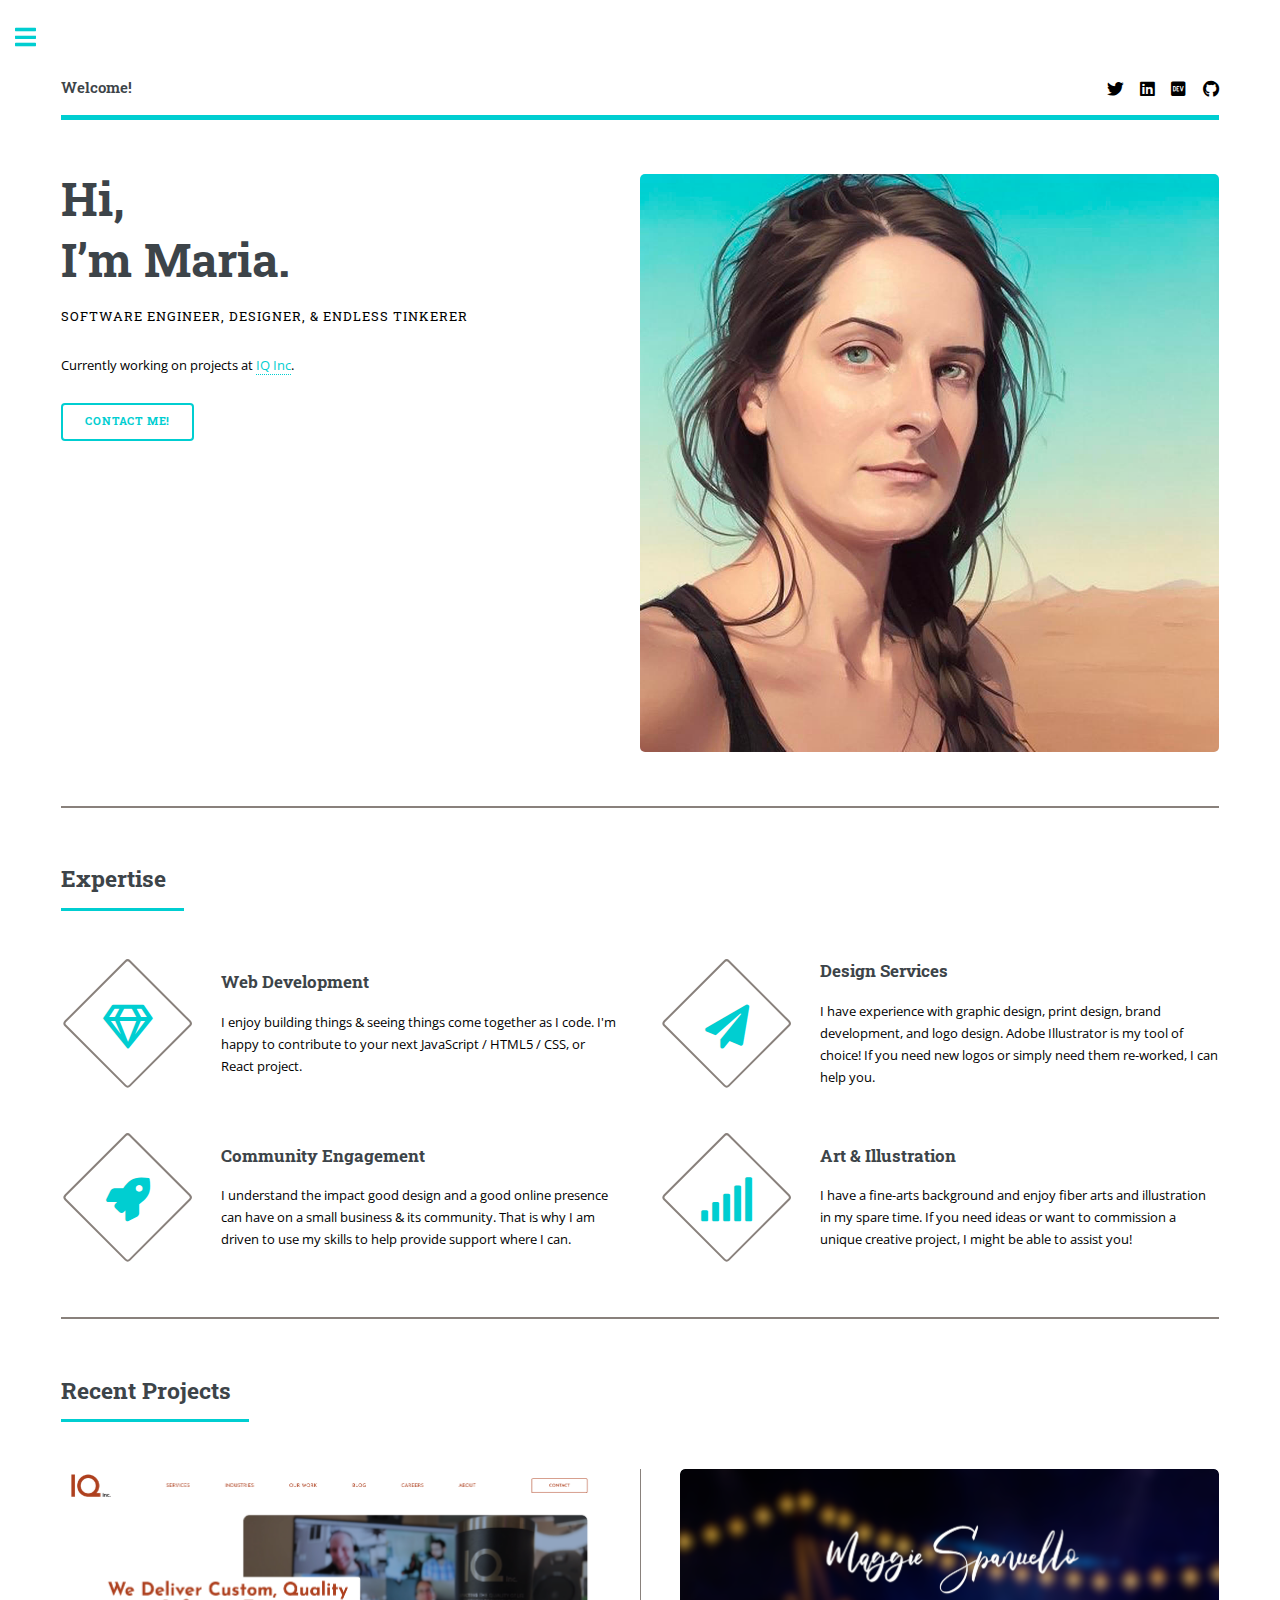
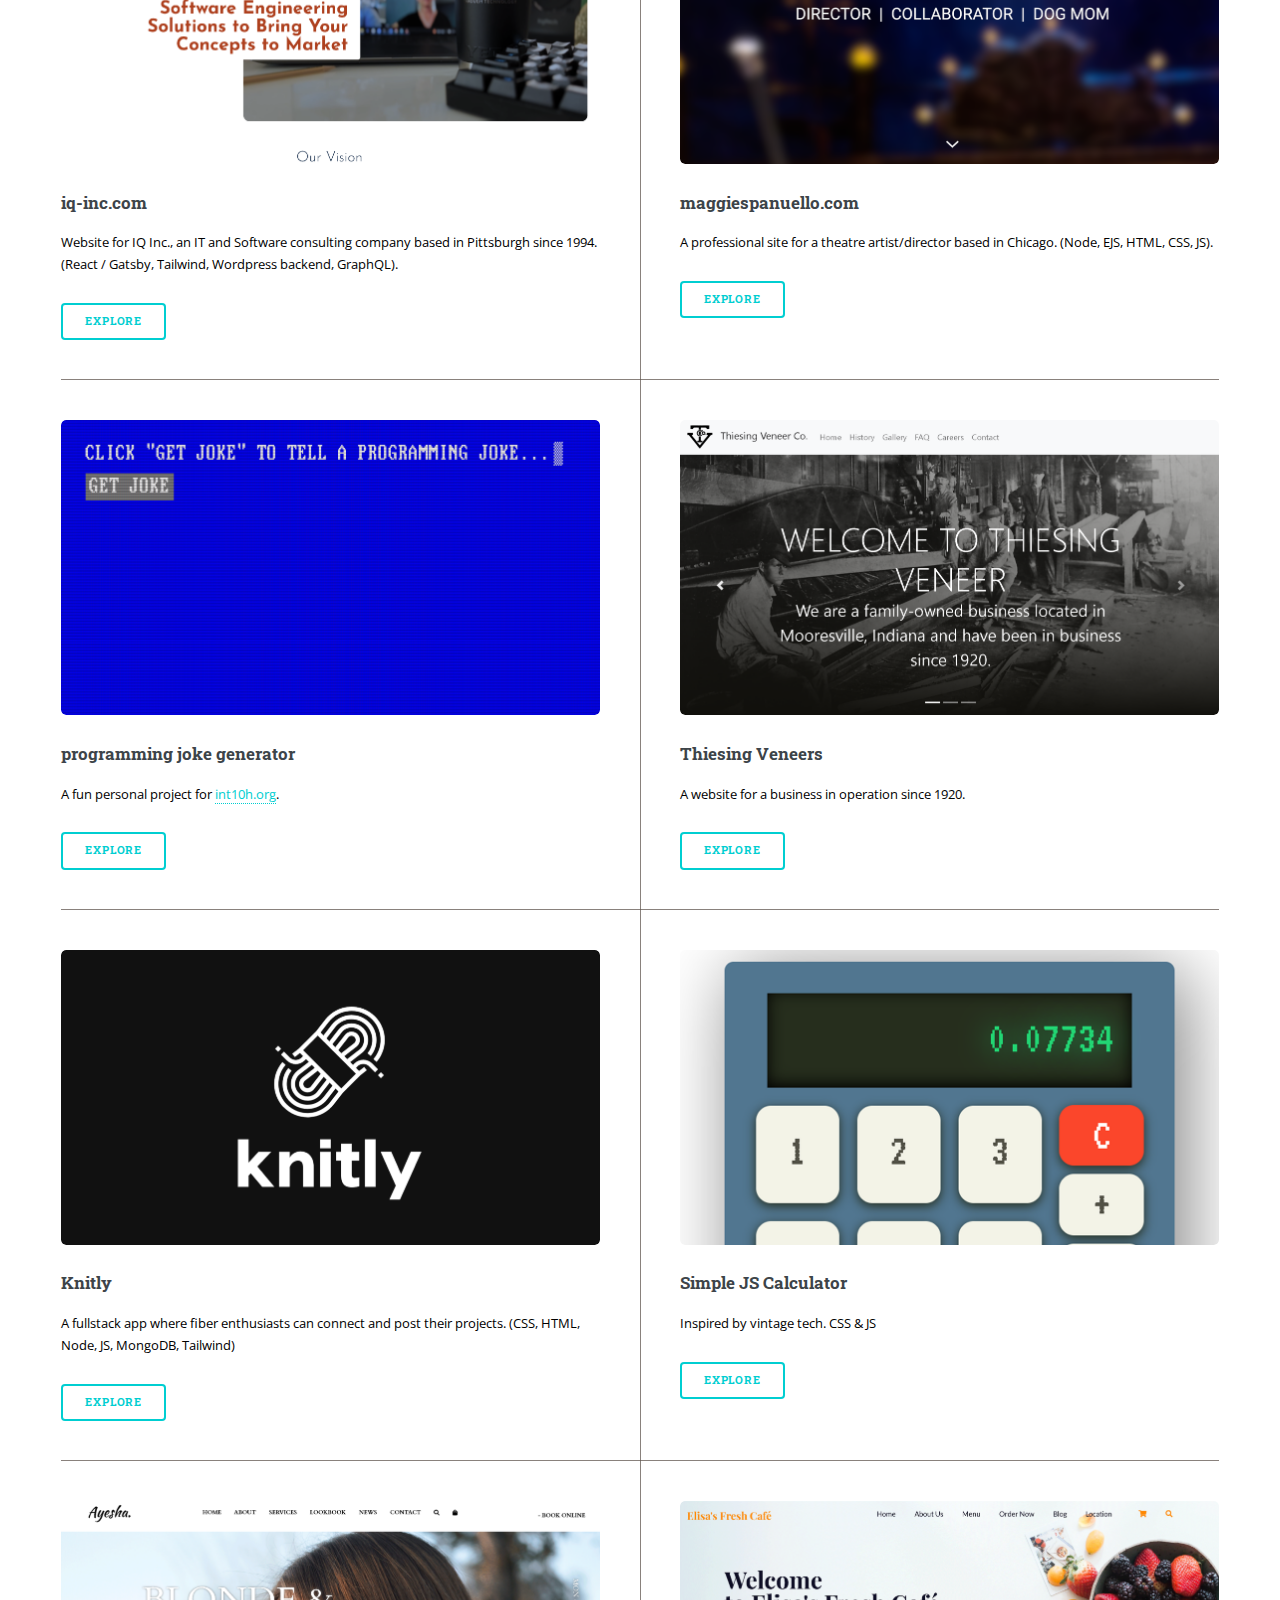
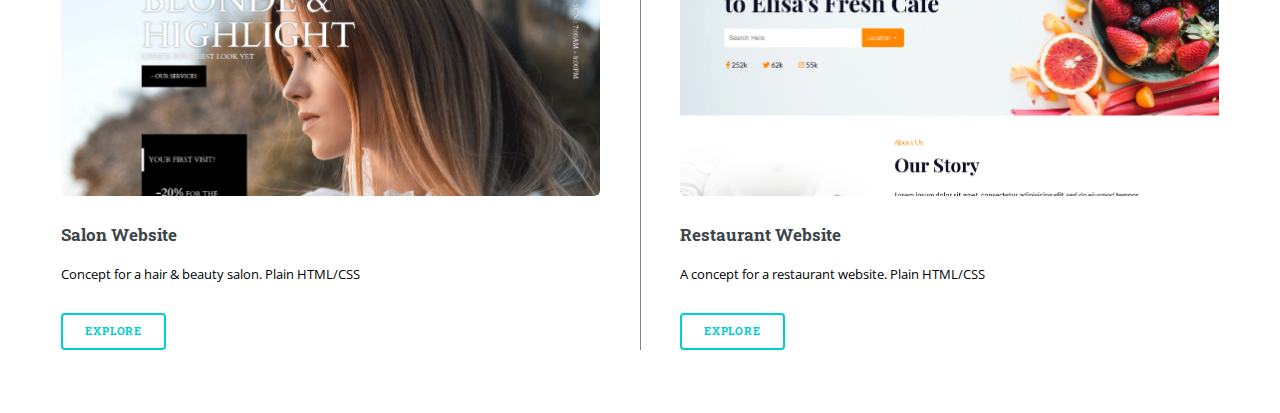
<file: index.html>
<!DOCTYPE HTML>
<html>
	<head>
		<title>Welcome to Maria Codes</title>
		<meta charset="utf-8" />
		<meta name="viewport" content="width=device-width, initial-scale=1, user-scalable=no" />
		<link rel="stylesheet" href="assets/css/main.css" />
	</head>
	<body class="is-preload">

		<!-- Wrapper -->
			<div id="wrapper">

				<!-- Main -->
					<div id="main">
						<div class="inner">

							<!-- Header -->
								<header id="header">
									<a href="index.html" class="logo"><strong>Welcome!</strong></a>
									<ul class="icons">
										<li><a href="https://twitter.com/BelanCrawford" target="_blank" class="icon brands fa-twitter"><span class="label">twitter</span></a></li>
										<li><a href="https://www.linkedin.com/in/maria-belan-crawford-370a8144/" target="_blank" class="icon brands fa-linkedin"><span class="label">linkedIn</span></a></li>
										<li><a href="https://medium.com/@maria-codes" target="_blank" class="icon brands fa-dev"><span class="label">dev.to</span></a></li>
										<li><a href="https://github.com/mViolet" target="_blank" class="icon brands fa-github"><span class="label">github</span></a></li>
									</ul>
								</header>

							<!-- Banner -->
								<section id="banner">
									<div class="content">
										<header>
											<h1>Hi, <br> I’m Maria.<br></h1>
											<p>Software engineer, designer, & endless tinkerer</p>
										</header>
										<p>Currently working on projects at <a href="https://iq-inc.com" target="_blank">IQ Inc</a>.</p>
										<ul class="actions">
											<li><a href="mailto:belancrawford@icloud.com" class="button big">Contact Me!</a></li>
										</ul>
									</div>
									<span class="image object">
										<img src="images/ai-portrait.jpg" alt="maria belan-crawford" />
									</span>
								</section>

							<!-- Section -->
								<section>
									<header class="major">
										<h2>Expertise</h2>
									</header>
									<div class="features">
										<article>
											<span class="icon fa-gem"></span>
											<div class="content">
												<h3>Web Development</h3>
												<p>I enjoy building things & seeing things come together as I code. I'm happy to contribute to your next JavaScript / HTML5 / CSS, or React project.</p>
											</div>
										</article>
										<article>
											<span class="icon solid fa-paper-plane"></span>
											<div class="content">
												<h3>Design Services</h3>
												<p>I have experience with graphic design, print design, brand development, and logo design. Adobe Illustrator is my tool of choice! If you need new logos or simply need them re-worked, I can help you.</p>
											</div>
										</article>
										<article>
											<span class="icon solid fa-rocket"></span>
											<div class="content">
												<h3>Community Engagement</h3>
												<p>I understand the impact good design and a good online presence can have on a small business & its community. That is why I am driven to use my skills to help provide support where I can.</p>
											</div>
										</article>
										<article>
											<span class="icon solid fa-signal"></span>
											<div class="content">
												<h3>Art & Illustration</h3>
												<p>I have a fine-arts background and enjoy fiber arts and illustration in my spare time. If you need ideas or want to commission a unique creative project, I might be able to assist you!</p>
											</div>
										</article>
									</div>
								</section>

							<!-- Section -->
								<section>
									<header id="projects" class="major">
										<h2>Recent Projects</h2>
									</header>
									<div class="posts">
										<article>
											<a href="https://iq-inc.com" target="_blank" class="image"><img src="images/iq-inc.png" alt="iq-inc site image" /></a>
											<h3>iq-inc.com</h3>
											<p>Website for IQ Inc., an IT and Software consulting company based in Pittsburgh since 1994. (React / Gatsby, Tailwind, Wordpress backend, GraphQL).</p>
											<ul class="actions">
												<li><a href="https://iq-inc.com" target="_blank" class="button">Explore</a></li>
											</ul>
										</article>
										<article>
											<a href="https://maggiespanuello.com" target="_blank" class="image"><img src="images/spanuello.png" alt="spanuello site image" /></a>
											<h3>maggiespanuello.com</h3>
											<p>A professional site for a theatre artist/director based in Chicago. (Node, EJS, HTML, CSS, JS).</p>
											<ul class="actions">
												<li><a href="https://maggiespanuello.com" target="_blank" class="button">Explore</a></li>
											</ul>
										</article>
										<article>
											<a href="https://programming-joke-generator.netlify.app/" target="_blank" class="image"><img src="images/joke-generator.png" alt="" /></a>
											<h3>programming joke generator</h3>
											<p>A fun personal project for <a href="https://int10h.org/oldschool-pc-fonts/showcase/" target="_blank">int10h.org</a>.</p>
											<ul class="actions">
												<li><a href="https://programming-joke-generator.netlify.app/" target="_blank" class="button">Explore</a></li>
											</ul>
										</article>
										<article>
											<a href="http://www.thiesingveneer.com/" target="_blank" class="image"><img src="images/thiesing.png" alt="" /></a>
											<h3>Thiesing Veneers</h3>
											<p>A website for a business in operation since 1920.</p>
											<ul class="actions">
												<li><a href="http://www.thiesingveneer.com/" target="_blank" class="button">Explore</a></li>
											</ul>
										</article>
										<article>
											<a href="https://github.com/mViolet/social-media" target="_blank" class="image"><img src="images\knitly.png" alt="knitly logo" /></a>
											<h3>Knitly</h3>
											<p>A fullstack app where fiber enthusiasts can connect and post their projects. (CSS, HTML, Node, JS, MongoDB, Tailwind)</p>
											<ul class="actions">
												<li><a href="https://github.com/mViolet/social-media" target="_blank" class="button">Explore</a></li>
											</ul>
										</article>
										<article>
											<a href="https://codepen.io/mviolet/full/dyppQvy" target="_blank" class="image"><img src="images/calc.png" alt="" /></a>
											<h3>Simple JS Calculator</h3>
											<p>Inspired by vintage tech. CSS & JS</p>
											<ul class="actions">
												<li><a href="https://codepen.io/mviolet/full/dyppQvy" target="_blank" class="button">Explore</a></li>
											</ul>
										</article>
										<article>
											<a href="https://codepen.io/mviolet/full/jOMWwdO" target="_blank" class="image"><img src="images/salon.png" alt="" /></a>
											<h3>Salon Website</h3>
											<p>Concept for a hair & beauty salon. Plain HTML/CSS</p>
											<ul class="actions">
												<li><a href="https://codepen.io/mviolet/full/jOMWwdO" target="_blank" class="button">Explore</a></li>
											</ul>
										</article>
										<article>
											<a href="https://codepen.io/mviolet/full/WNGrOVN" target="_blank" class="image"><img src="images/restaurant.png" alt="" /></a>
											<h3>Restaurant Website</h3>
											<p>A concept for a restaurant website. Plain HTML/CSS</p>
											<ul class="actions">
												<li><a href="https://codepen.io/mviolet/full/WNGrOVN" target="_blank" class="button">Explore</a></li>
											</ul>
										</article>
									</div>
								</section>

						</div>
					</div>

				<!-- Sidebar -->
					<div id="sidebar">
						<div class="inner">
							<!-- Menu -->
								<nav id="menu">
									<header class="major">
										<h2>Menu</h2>
									</header>
									<ul>
										<li><a href="index.html">Home</a></li>
										<li><a href="about.html">About</a></li>
										<li><a href="#projects">Projects</a></li>
										<li><a href="https://dev.to/mviolet">Blog</a></li>
									</ul>
								</nav>

							<!-- Section -->
<!-- 								<section>
									<header class="major">
										<h2>Ante interdum</h2>
									</header>
									<div class="mini-posts">
										<article>
											<a href="#" class="image"><img src="images/pic07.jpg" alt="" /></a>
											<p>Aenean ornare velit lacus, ac varius enim lorem ullamcorper dolore aliquam.</p>
										</article>
										<article>
											<a href="#" class="image"><img src="images/pic08.jpg" alt="" /></a>
											<p>Aenean ornare velit lacus, ac varius enim lorem ullamcorper dolore aliquam.</p>
										</article>
										<article>
											<a href="#" class="image"><img src="images/pic09.jpg" alt="" /></a>
											<p>Aenean ornare velit lacus, ac varius enim lorem ullamcorper dolore aliquam.</p>
										</article>
									</div>
									<ul class="actions">
										<li><a href="#" class="button">More</a></li>
									</ul>
								</section> -->

							<!-- Section -->
								<section>
									<header class="major">
										<h2>Get in touch</h2>
									</header>
									<p>Have questions or ideas for a project? Send any inquiries to:</p>
									<ul class="contact">
										<li class="icon solid fa-envelope"><a href="mailto:belancrawford@icloud.com">belancrawford@icloud.com</a></li>
									</ul>
								</section>

							<!-- Footer -->
								<footer id="footer">
									<p class="copyright">&copy;</p>
								</footer>

						</div>
					</div>

			</div>

		<!-- Scripts -->
			<script src="assets/js/jquery.min.js"></script>
			<script src="assets/js/browser.min.js"></script>
			<script src="assets/js/breakpoints.min.js"></script>
			<script src="assets/js/util.js"></script>
			<script src="assets/js/main.js"></script>
			<script src="assets/js/scripts.js"></script>

	</body>
</html>
</file>
<file: assets/css/main.css>
@import url(fontawesome-all.min.css);
@import url("https://fonts.googleapis.com/css?family=Open+Sans:400,600,400italic,600italic|Roboto+Slab:400,700");

:root {
  --main: darkturquoise;
  --transparent: rgba(0, 206, 209, 0.5); /* rgba */
  --transparentlight: rgba(0, 206, 209, 0.25); /* rgba .25 */
  --darkgrey: rgba(98, 87, 80, 0.75); /* rgba .75 */
  --lightgrey: rgba(98, 87, 80, 0.25); /* rgba .25 */
  --background: #e0e2e4;
  --sidebar: #ffffff;

  /*color pallette:
    light grey: #e0e2e4 224, 226, 228
    light brown: #c6bcb6 198, 188, 182
    med brown: #96897f 150, 137, 127
    dark brown: #625750 98, 87, 80
  */
};

html, body, div, span, applet, object,
iframe, h1, h2, h3, h4, h5, h6, p, blockquote,
pre, a, abbr, acronym, address, big, cite,
code, del, dfn, em, img, ins, kbd, q, s, samp,
small, strike, strong, sub, sup, tt, var, b,
u, i, center, dl, dt, dd, ol, ul, li, fieldset,
form, label, legend, table, caption, tbody,
tfoot, thead, tr, th, td, article, aside,
canvas, details, embed, figure, figcaption,
footer, header, hgroup, menu, nav, output, ruby,
section, summary, time, mark, audio, video {
  margin: 0;
  padding: 0;
  border: 0;
  font-size: 100%;
  font: inherit;
  vertical-align: baseline; }

article, aside, details, figcaption, figure,
footer, header, hgroup, menu, nav, section {
  display: block; }

body {
  line-height: 1; }

ol, ul {
  list-style: none; }

blockquote, q {
  quotes: none; }
  blockquote:before, blockquote:after, q:before, q:after {
    content: '';
    content: none; }

table {
  border-collapse: collapse;
  border-spacing: 0; }

body {
  -webkit-text-size-adjust: none; }

mark {
  background-color: transparent;
  color: inherit; }

input::-moz-focus-inner {
  border: 0;
  padding: 0; }

input, select, textarea {
  -moz-appearance: none;
  -webkit-appearance: none;
  -ms-appearance: none;
  appearance: none; }

/* Basic */
@-ms-viewport {
  width: device-width; }

body {
  -ms-overflow-style: scrollbar; }

@media screen and (max-width: 480px) {
  html, body {
    min-width: 320px; } }

html {
  box-sizing: border-box; }

*, *:before, *:after {
  box-sizing: inherit; }

body {
  background: #ffffff; }
  body.is-preload *, body.is-preload *:before, body.is-preload *:after, body.is-resizing *, body.is-resizing *:before, body.is-resizing *:after {
    -moz-animation: none !important;
    -webkit-animation: none !important;
    -ms-animation: none !important;
    animation: none !important;
    -moz-transition: none !important;
    -webkit-transition: none !important;
    -ms-transition: none !important;
    transition: none !important; }

/* Type */
body, input, select, textarea {
  color: --(background);
  font-family: "Open Sans", sans-serif;
  font-size: 13pt;
  font-weight: 400;
  line-height: 1.65; }
  @media screen and (max-width: 1680px) {
    body, input, select, textarea {
      font-size: 11pt; } }
  @media screen and (max-width: 1280px) {
    body, input, select, textarea {
      font-size: 10pt; } }
  @media screen and (max-width: 360px) {
    body, input, select, textarea {
      font-size: 9pt; } }

a {
  -moz-transition: color 0.2s ease-in-out, border-bottom-color 0.2s ease-in-out;
  -webkit-transition: color 0.2s ease-in-out, border-bottom-color 0.2s ease-in-out;
  -ms-transition: color 0.2s ease-in-out, border-bottom-color 0.2s ease-in-out;
  transition: color 0.2s ease-in-out, border-bottom-color 0.2s ease-in-out;
  border-bottom: dotted 1px;
  color: var(--main);
  text-decoration: none; }
  a:hover {
    border-bottom-color: var(--main);
    color: var(--main) !important; }
    a:hover strong {
      color: inherit; }

strong, b {
  color: #3d4449;
  font-weight: 600; }

em, i {
  font-style: italic; }

p {
  margin: 0 0 2em 0; }

h1, h2, h3, h4, h5, h6 {
  color: #3d4449;
  font-family: "Roboto Slab", serif;
  font-weight: 700;
  line-height: 1.5;
  margin: 0 0 1em 0; }
  h1 a, h2 a, h3 a, h4 a, h5 a, h6 a {
    color: inherit;
    text-decoration: none;
    border-bottom: 0; }

h1 {
  font-size: 4em;
  margin: 0 0 0.5em 0;
  line-height: 1.3; }

h2 {
  font-size: 1.75em; }

h3 {
  font-size: 1.25em; }

h4 {
  font-size: 1.1em; }

h5 {
  font-size: 0.9em; }

h6 {
  font-size: 0.7em; }

@media screen and (max-width: 1680px) {
  h1 {
    font-size: 3.5em; } }

@media screen and (max-width: 980px) {
  h1 {
    font-size: 3.25em; } }

@media screen and (max-width: 736px) {
  h1 {
    font-size: 2em;
    line-height: 1.4; }
  h2 {
    font-size: 1.5em; } }

sub {
  font-size: 0.8em;
  position: relative;
  top: 0.5em; }

sup {
  font-size: 0.8em;
  position: relative;
  top: -0.5em; }

blockquote {
  border-left: solid 3px var(--darkgrey);
  font-style: italic;
  margin: 0 0 2em 0;
  padding: 0.5em 0 0.5em 2em; }

code {
  background: var(--lightgrey);
  border-radius: 0.375em;
  border: solid 1px var(--darkgrey);
  font-family: "Courier New", monospace;
  font-size: 0.9em;
  margin: 0 0.25em;
  padding: 0.25em 0.65em; }

pre {
  -webkit-overflow-scrolling: touch;
  font-family: "Courier New", monospace;
  font-size: 0.9em;
  margin: 0 0 2em 0; }
  pre code {
    display: block;
    line-height: 1.75;
    padding: 1em 1.5em;
    overflow-x: auto; }

hr {
  border: 0;
  border-bottom: solid 1px var(--darkgrey);
  margin: 2em 0; }
  hr.major {
    margin: 3em 0; }

.align-left {
  text-align: left; }

.align-center {
  text-align: center; }

.align-right {
  text-align: right; }

/* Row */
.row {
  display: flex;
  flex-wrap: wrap;
  box-sizing: border-box;
  align-items: stretch; }
  .row > * {
    box-sizing: border-box; }
  .row.gtr-uniform > * > :last-child {
    margin-bottom: 0; }
  .row.aln-left {
    justify-content: flex-start; }
  .row.aln-center {
    justify-content: center; }
  .row.aln-right {
    justify-content: flex-end; }
  .row.aln-top {
    align-items: flex-start; }
  .row.aln-middle {
    align-items: center; }
  .row.aln-bottom {
    align-items: flex-end; }
  .row > .imp {
    order: -1; }
  .row > .col-1 {
    width: 8.33333%; }
  .row > .off-1 {
    margin-left: 8.33333%; }
  .row > .col-2 {
    width: 16.66667%; }
  .row > .off-2 {
    margin-left: 16.66667%; }
  .row > .col-3 {
    width: 25%; }
  .row > .off-3 {
    margin-left: 25%; }
  .row > .col-4 {
    width: 33.33333%; }
  .row > .off-4 {
    margin-left: 33.33333%; }
  .row > .col-5 {
    width: 41.66667%; }
  .row > .off-5 {
    margin-left: 41.66667%; }
  .row > .col-6 {
    width: 50%; }
  .row > .off-6 {
    margin-left: 50%; }
  .row > .col-7 {
    width: 58.33333%; }
  .row > .off-7 {
    margin-left: 58.33333%; }
  .row > .col-8 {
    width: 66.66667%; }
  .row > .off-8 {
    margin-left: 66.66667%; }
  .row > .col-9 {
    width: 75%; }
  .row > .off-9 {
    margin-left: 75%; }
  .row > .col-10 {
    width: 83.33333%; }
  .row > .off-10 {
    margin-left: 83.33333%; }
  .row > .col-11 {
    width: 91.66667%; }
  .row > .off-11 {
    margin-left: 91.66667%; }
  .row > .col-12 {
    width: 100%; }
  .row > .off-12 {
    margin-left: 100%; }
  .row.gtr-0 {
    margin-top: 0;
    margin-left: 0em; }
    .row.gtr-0 > * {
      padding: 0 0 0 0em; }
    .row.gtr-0.gtr-uniform {
      margin-top: 0em; }
      .row.gtr-0.gtr-uniform > * {
        padding-top: 0em; }
  .row.gtr-25 {
    margin-top: 0;
    margin-left: -0.375em; }
    .row.gtr-25 > * {
      padding: 0 0 0 0.375em; }
    .row.gtr-25.gtr-uniform {
      margin-top: -0.375em; }
      .row.gtr-25.gtr-uniform > * {
        padding-top: 0.375em; }
  .row.gtr-50 {
    margin-top: 0;
    margin-left: -0.75em; }
    .row.gtr-50 > * {
      padding: 0 0 0 0.75em; }
    .row.gtr-50.gtr-uniform {
      margin-top: -0.75em; }
      .row.gtr-50.gtr-uniform > * {
        padding-top: 0.75em; }
  .row {
    margin-top: 0;
    margin-left: -1.5em; }
    .row > * {
      padding: 0 0 0 1.5em; }
    .row.gtr-uniform {
      margin-top: -1.5em; }
      .row.gtr-uniform > * {
        padding-top: 1.5em; }
  .row.gtr-150 {
    margin-top: 0;
    margin-left: -2.25em; }
    .row.gtr-150 > * {
      padding: 0 0 0 2.25em; }
    .row.gtr-150.gtr-uniform {
      margin-top: -2.25em; }
      .row.gtr-150.gtr-uniform > * {
        padding-top: 2.25em; }
  .row.gtr-200 {
    margin-top: 0;
    margin-left: -3em; }
    .row.gtr-200 > * {
      padding: 0 0 0 3em; }
    .row.gtr-200.gtr-uniform {
      margin-top: -3em; }
      .row.gtr-200.gtr-uniform > * {
        padding-top: 3em; }
  @media screen and (max-width: 1680px) {
    .row {
      display: flex;
      flex-wrap: wrap;
      box-sizing: border-box;
      align-items: stretch; }
      .row > * {
        box-sizing: border-box; }
      .row.gtr-uniform > * > :last-child {
        margin-bottom: 0; }
      .row.aln-left {
        justify-content: flex-start; }
      .row.aln-center {
        justify-content: center; }
      .row.aln-right {
        justify-content: flex-end; }
      .row.aln-top {
        align-items: flex-start; }
      .row.aln-middle {
        align-items: center; }
      .row.aln-bottom {
        align-items: flex-end; }
      .row > .imp-xlarge {
        order: -1; }
      .row > .col-1-xlarge {
        width: 8.33333%; }
      .row > .off-1-xlarge {
        margin-left: 8.33333%; }
      .row > .col-2-xlarge {
        width: 16.66667%; }
      .row > .off-2-xlarge {
        margin-left: 16.66667%; }
      .row > .col-3-xlarge {
        width: 25%; }
      .row > .off-3-xlarge {
        margin-left: 25%; }
      .row > .col-4-xlarge {
        width: 33.33333%; }
      .row > .off-4-xlarge {
        margin-left: 33.33333%; }
      .row > .col-5-xlarge {
        width: 41.66667%; }
      .row > .off-5-xlarge {
        margin-left: 41.66667%; }
      .row > .col-6-xlarge {
        width: 50%; }
      .row > .off-6-xlarge {
        margin-left: 50%; }
      .row > .col-7-xlarge {
        width: 58.33333%; }
      .row > .off-7-xlarge {
        margin-left: 58.33333%; }
      .row > .col-8-xlarge {
        width: 66.66667%; }
      .row > .off-8-xlarge {
        margin-left: 66.66667%; }
      .row > .col-9-xlarge {
        width: 75%; }
      .row > .off-9-xlarge {
        margin-left: 75%; }
      .row > .col-10-xlarge {
        width: 83.33333%; }
      .row > .off-10-xlarge {
        margin-left: 83.33333%; }
      .row > .col-11-xlarge {
        width: 91.66667%; }
      .row > .off-11-xlarge {
        margin-left: 91.66667%; }
      .row > .col-12-xlarge {
        width: 100%; }
      .row > .off-12-xlarge {
        margin-left: 100%; }
      .row.gtr-0 {
        margin-top: 0;
        margin-left: 0em; }
        .row.gtr-0 > * {
          padding: 0 0 0 0em; }
        .row.gtr-0.gtr-uniform {
          margin-top: 0em; }
          .row.gtr-0.gtr-uniform > * {
            padding-top: 0em; }
      .row.gtr-25 {
        margin-top: 0;
        margin-left: -0.375em; }
        .row.gtr-25 > * {
          padding: 0 0 0 0.375em; }
        .row.gtr-25.gtr-uniform {
          margin-top: -0.375em; }
          .row.gtr-25.gtr-uniform > * {
            padding-top: 0.375em; }
      .row.gtr-50 {
        margin-top: 0;
        margin-left: -0.75em; }
        .row.gtr-50 > * {
          padding: 0 0 0 0.75em; }
        .row.gtr-50.gtr-uniform {
          margin-top: -0.75em; }
          .row.gtr-50.gtr-uniform > * {
            padding-top: 0.75em; }
      .row {
        margin-top: 0;
        margin-left: -1.5em; }
        .row > * {
          padding: 0 0 0 1.5em; }
        .row.gtr-uniform {
          margin-top: -1.5em; }
          .row.gtr-uniform > * {
            padding-top: 1.5em; }
      .row.gtr-150 {
        margin-top: 0;
        margin-left: -2.25em; }
        .row.gtr-150 > * {
          padding: 0 0 0 2.25em; }
        .row.gtr-150.gtr-uniform {
          margin-top: -2.25em; }
          .row.gtr-150.gtr-uniform > * {
            padding-top: 2.25em; }
      .row.gtr-200 {
        margin-top: 0;
        margin-left: -3em; }
        .row.gtr-200 > * {
          padding: 0 0 0 3em; }
        .row.gtr-200.gtr-uniform {
          margin-top: -3em; }
          .row.gtr-200.gtr-uniform > * {
            padding-top: 3em; } }
  @media screen and (max-width: 1280px) {
    .row {
      display: flex;
      flex-wrap: wrap;
      box-sizing: border-box;
      align-items: stretch; }
      .row > * {
        box-sizing: border-box; }
      .row.gtr-uniform > * > :last-child {
        margin-bottom: 0; }
      .row.aln-left {
        justify-content: flex-start; }
      .row.aln-center {
        justify-content: center; }
      .row.aln-right {
        justify-content: flex-end; }
      .row.aln-top {
        align-items: flex-start; }
      .row.aln-middle {
        align-items: center; }
      .row.aln-bottom {
        align-items: flex-end; }
      .row > .imp-large {
        order: -1; }
      .row > .col-1-large {
        width: 8.33333%; }
      .row > .off-1-large {
        margin-left: 8.33333%; }
      .row > .col-2-large {
        width: 16.66667%; }
      .row > .off-2-large {
        margin-left: 16.66667%; }
      .row > .col-3-large {
        width: 25%; }
      .row > .off-3-large {
        margin-left: 25%; }
      .row > .col-4-large {
        width: 33.33333%; }
      .row > .off-4-large {
        margin-left: 33.33333%; }
      .row > .col-5-large {
        width: 41.66667%; }
      .row > .off-5-large {
        margin-left: 41.66667%; }
      .row > .col-6-large {
        width: 50%; }
      .row > .off-6-large {
        margin-left: 50%; }
      .row > .col-7-large {
        width: 58.33333%; }
      .row > .off-7-large {
        margin-left: 58.33333%; }
      .row > .col-8-large {
        width: 66.66667%; }
      .row > .off-8-large {
        margin-left: 66.66667%; }
      .row > .col-9-large {
        width: 75%; }
      .row > .off-9-large {
        margin-left: 75%; }
      .row > .col-10-large {
        width: 83.33333%; }
      .row > .off-10-large {
        margin-left: 83.33333%; }
      .row > .col-11-large {
        width: 91.66667%; }
      .row > .off-11-large {
        margin-left: 91.66667%; }
      .row > .col-12-large {
        width: 100%; }
      .row > .off-12-large {
        margin-left: 100%; }
      .row.gtr-0 {
        margin-top: 0;
        margin-left: 0em; }
        .row.gtr-0 > * {
          padding: 0 0 0 0em; }
        .row.gtr-0.gtr-uniform {
          margin-top: 0em; }
          .row.gtr-0.gtr-uniform > * {
            padding-top: 0em; }
      .row.gtr-25 {
        margin-top: 0;
        margin-left: -0.375em; }
        .row.gtr-25 > * {
          padding: 0 0 0 0.375em; }
        .row.gtr-25.gtr-uniform {
          margin-top: -0.375em; }
          .row.gtr-25.gtr-uniform > * {
            padding-top: 0.375em; }
      .row.gtr-50 {
        margin-top: 0;
        margin-left: -0.75em; }
        .row.gtr-50 > * {
          padding: 0 0 0 0.75em; }
        .row.gtr-50.gtr-uniform {
          margin-top: -0.75em; }
          .row.gtr-50.gtr-uniform > * {
            padding-top: 0.75em; }
      .row {
        margin-top: 0;
        margin-left: -1.5em; }
        .row > * {
          padding: 0 0 0 1.5em; }
        .row.gtr-uniform {
          margin-top: -1.5em; }
          .row.gtr-uniform > * {
            padding-top: 1.5em; }
      .row.gtr-150 {
        margin-top: 0;
        margin-left: -2.25em; }
        .row.gtr-150 > * {
          padding: 0 0 0 2.25em; }
        .row.gtr-150.gtr-uniform {
          margin-top: -2.25em; }
          .row.gtr-150.gtr-uniform > * {
            padding-top: 2.25em; }
      .row.gtr-200 {
        margin-top: 0;
        margin-left: -3em; }
        .row.gtr-200 > * {
          padding: 0 0 0 3em; }
        .row.gtr-200.gtr-uniform {
          margin-top: -3em; }
          .row.gtr-200.gtr-uniform > * {
            padding-top: 3em; } }
  @media screen and (max-width: 980px) {
    .row {
      display: flex;
      flex-wrap: wrap;
      box-sizing: border-box;
      align-items: stretch; }
      .row > * {
        box-sizing: border-box; }
      .row.gtr-uniform > * > :last-child {
        margin-bottom: 0; }
      .row.aln-left {
        justify-content: flex-start; }
      .row.aln-center {
        justify-content: center; }
      .row.aln-right {
        justify-content: flex-end; }
      .row.aln-top {
        align-items: flex-start; }
      .row.aln-middle {
        align-items: center; }
      .row.aln-bottom {
        align-items: flex-end; }
      .row > .imp-medium {
        order: -1; }
      .row > .col-1-medium {
        width: 8.33333%; }
      .row > .off-1-medium {
        margin-left: 8.33333%; }
      .row > .col-2-medium {
        width: 16.66667%; }
      .row > .off-2-medium {
        margin-left: 16.66667%; }
      .row > .col-3-medium {
        width: 25%; }
      .row > .off-3-medium {
        margin-left: 25%; }
      .row > .col-4-medium {
        width: 33.33333%; }
      .row > .off-4-medium {
        margin-left: 33.33333%; }
      .row > .col-5-medium {
        width: 41.66667%; }
      .row > .off-5-medium {
        margin-left: 41.66667%; }
      .row > .col-6-medium {
        width: 50%; }
      .row > .off-6-medium {
        margin-left: 50%; }
      .row > .col-7-medium {
        width: 58.33333%; }
      .row > .off-7-medium {
        margin-left: 58.33333%; }
      .row > .col-8-medium {
        width: 66.66667%; }
      .row > .off-8-medium {
        margin-left: 66.66667%; }
      .row > .col-9-medium {
        width: 75%; }
      .row > .off-9-medium {
        margin-left: 75%; }
      .row > .col-10-medium {
        width: 83.33333%; }
      .row > .off-10-medium {
        margin-left: 83.33333%; }
      .row > .col-11-medium {
        width: 91.66667%; }
      .row > .off-11-medium {
        margin-left: 91.66667%; }
      .row > .col-12-medium {
        width: 100%; }
      .row > .off-12-medium {
        margin-left: 100%; }
      .row.gtr-0 {
        margin-top: 0;
        margin-left: 0em; }
        .row.gtr-0 > * {
          padding: 0 0 0 0em; }
        .row.gtr-0.gtr-uniform {
          margin-top: 0em; }
          .row.gtr-0.gtr-uniform > * {
            padding-top: 0em; }
      .row.gtr-25 {
        margin-top: 0;
        margin-left: -0.375em; }
        .row.gtr-25 > * {
          padding: 0 0 0 0.375em; }
        .row.gtr-25.gtr-uniform {
          margin-top: -0.375em; }
          .row.gtr-25.gtr-uniform > * {
            padding-top: 0.375em; }
      .row.gtr-50 {
        margin-top: 0;
        margin-left: -0.75em; }
        .row.gtr-50 > * {
          padding: 0 0 0 0.75em; }
        .row.gtr-50.gtr-uniform {
          margin-top: -0.75em; }
          .row.gtr-50.gtr-uniform > * {
            padding-top: 0.75em; }
      .row {
        margin-top: 0;
        margin-left: -1.5em; }
        .row > * {
          padding: 0 0 0 1.5em; }
        .row.gtr-uniform {
          margin-top: -1.5em; }
          .row.gtr-uniform > * {
            padding-top: 1.5em; }
      .row.gtr-150 {
        margin-top: 0;
        margin-left: -2.25em; }
        .row.gtr-150 > * {
          padding: 0 0 0 2.25em; }
        .row.gtr-150.gtr-uniform {
          margin-top: -2.25em; }
          .row.gtr-150.gtr-uniform > * {
            padding-top: 2.25em; }
      .row.gtr-200 {
        margin-top: 0;
        margin-left: -3em; }
        .row.gtr-200 > * {
          padding: 0 0 0 3em; }
        .row.gtr-200.gtr-uniform {
          margin-top: -3em; }
          .row.gtr-200.gtr-uniform > * {
            padding-top: 3em; } }
  @media screen and (max-width: 736px) {
    .row {
      display: flex;
      flex-wrap: wrap;
      box-sizing: border-box;
      align-items: stretch; }
      .row > * {
        box-sizing: border-box; }
      .row.gtr-uniform > * > :last-child {
        margin-bottom: 0; }
      .row.aln-left {
        justify-content: flex-start; }
      .row.aln-center {
        justify-content: center; }
      .row.aln-right {
        justify-content: flex-end; }
      .row.aln-top {
        align-items: flex-start; }
      .row.aln-middle {
        align-items: center; }
      .row.aln-bottom {
        align-items: flex-end; }
      .row > .imp-small {
        order: -1; }
      .row > .col-1-small {
        width: 8.33333%; }
      .row > .off-1-small {
        margin-left: 8.33333%; }
      .row > .col-2-small {
        width: 16.66667%; }
      .row > .off-2-small {
        margin-left: 16.66667%; }
      .row > .col-3-small {
        width: 25%; }
      .row > .off-3-small {
        margin-left: 25%; }
      .row > .col-4-small {
        width: 33.33333%; }
      .row > .off-4-small {
        margin-left: 33.33333%; }
      .row > .col-5-small {
        width: 41.66667%; }
      .row > .off-5-small {
        margin-left: 41.66667%; }
      .row > .col-6-small {
        width: 50%; }
      .row > .off-6-small {
        margin-left: 50%; }
      .row > .col-7-small {
        width: 58.33333%; }
      .row > .off-7-small {
        margin-left: 58.33333%; }
      .row > .col-8-small {
        width: 66.66667%; }
      .row > .off-8-small {
        margin-left: 66.66667%; }
      .row > .col-9-small {
        width: 75%; }
      .row > .off-9-small {
        margin-left: 75%; }
      .row > .col-10-small {
        width: 83.33333%; }
      .row > .off-10-small {
        margin-left: 83.33333%; }
      .row > .col-11-small {
        width: 91.66667%; }
      .row > .off-11-small {
        margin-left: 91.66667%; }
      .row > .col-12-small {
        width: 100%; }
      .row > .off-12-small {
        margin-left: 100%; }
      .row.gtr-0 {
        margin-top: 0;
        margin-left: 0em; }
        .row.gtr-0 > * {
          padding: 0 0 0 0em; }
        .row.gtr-0.gtr-uniform {
          margin-top: 0em; }
          .row.gtr-0.gtr-uniform > * {
            padding-top: 0em; }
      .row.gtr-25 {
        margin-top: 0;
        margin-left: -0.375em; }
        .row.gtr-25 > * {
          padding: 0 0 0 0.375em; }
        .row.gtr-25.gtr-uniform {
          margin-top: -0.375em; }
          .row.gtr-25.gtr-uniform > * {
            padding-top: 0.375em; }
      .row.gtr-50 {
        margin-top: 0;
        margin-left: -0.75em; }
        .row.gtr-50 > * {
          padding: 0 0 0 0.75em; }
        .row.gtr-50.gtr-uniform {
          margin-top: -0.75em; }
          .row.gtr-50.gtr-uniform > * {
            padding-top: 0.75em; }
      .row {
        margin-top: 0;
        margin-left: -1.5em; }
        .row > * {
          padding: 0 0 0 1.5em; }
        .row.gtr-uniform {
          margin-top: -1.5em; }
          .row.gtr-uniform > * {
            padding-top: 1.5em; }
      .row.gtr-150 {
        margin-top: 0;
        margin-left: -2.25em; }
        .row.gtr-150 > * {
          padding: 0 0 0 2.25em; }
        .row.gtr-150.gtr-uniform {
          margin-top: -2.25em; }
          .row.gtr-150.gtr-uniform > * {
            padding-top: 2.25em; }
      .row.gtr-200 {
        margin-top: 0;
        margin-left: -3em; }
        .row.gtr-200 > * {
          padding: 0 0 0 3em; }
        .row.gtr-200.gtr-uniform {
          margin-top: -3em; }
          .row.gtr-200.gtr-uniform > * {
            padding-top: 3em; } }
  @media screen and (max-width: 480px) {
    .row {
      display: flex;
      flex-wrap: wrap;
      box-sizing: border-box;
      align-items: stretch; }
      .row > * {
        box-sizing: border-box; }
      .row.gtr-uniform > * > :last-child {
        margin-bottom: 0; }
      .row.aln-left {
        justify-content: flex-start; }
      .row.aln-center {
        justify-content: center; }
      .row.aln-right {
        justify-content: flex-end; }
      .row.aln-top {
        align-items: flex-start; }
      .row.aln-middle {
        align-items: center; }
      .row.aln-bottom {
        align-items: flex-end; }
      .row > .imp-xsmall {
        order: -1; }
      .row > .col-1-xsmall {
        width: 8.33333%; }
      .row > .off-1-xsmall {
        margin-left: 8.33333%; }
      .row > .col-2-xsmall {
        width: 16.66667%; }
      .row > .off-2-xsmall {
        margin-left: 16.66667%; }
      .row > .col-3-xsmall {
        width: 25%; }
      .row > .off-3-xsmall {
        margin-left: 25%; }
      .row > .col-4-xsmall {
        width: 33.33333%; }
      .row > .off-4-xsmall {
        margin-left: 33.33333%; }
      .row > .col-5-xsmall {
        width: 41.66667%; }
      .row > .off-5-xsmall {
        margin-left: 41.66667%; }
      .row > .col-6-xsmall {
        width: 50%; }
      .row > .off-6-xsmall {
        margin-left: 50%; }
      .row > .col-7-xsmall {
        width: 58.33333%; }
      .row > .off-7-xsmall {
        margin-left: 58.33333%; }
      .row > .col-8-xsmall {
        width: 66.66667%; }
      .row > .off-8-xsmall {
        margin-left: 66.66667%; }
      .row > .col-9-xsmall {
        width: 75%; }
      .row > .off-9-xsmall {
        margin-left: 75%; }
      .row > .col-10-xsmall {
        width: 83.33333%; }
      .row > .off-10-xsmall {
        margin-left: 83.33333%; }
      .row > .col-11-xsmall {
        width: 91.66667%; }
      .row > .off-11-xsmall {
        margin-left: 91.66667%; }
      .row > .col-12-xsmall {
        width: 100%; }
      .row > .off-12-xsmall {
        margin-left: 100%; }
      .row.gtr-0 {
        margin-top: 0;
        margin-left: 0em; }
        .row.gtr-0 > * {
          padding: 0 0 0 0em; }
        .row.gtr-0.gtr-uniform {
          margin-top: 0em; }
          .row.gtr-0.gtr-uniform > * {
            padding-top: 0em; }
      .row.gtr-25 {
        margin-top: 0;
        margin-left: -0.375em; }
        .row.gtr-25 > * {
          padding: 0 0 0 0.375em; }
        .row.gtr-25.gtr-uniform {
          margin-top: -0.375em; }
          .row.gtr-25.gtr-uniform > * {
            padding-top: 0.375em; }
      .row.gtr-50 {
        margin-top: 0;
        margin-left: -0.75em; }
        .row.gtr-50 > * {
          padding: 0 0 0 0.75em; }
        .row.gtr-50.gtr-uniform {
          margin-top: -0.75em; }
          .row.gtr-50.gtr-uniform > * {
            padding-top: 0.75em; }
      .row {
        margin-top: 0;
        margin-left: -1.5em; }
        .row > * {
          padding: 0 0 0 1.5em; }
        .row.gtr-uniform {
          margin-top: -1.5em; }
          .row.gtr-uniform > * {
            padding-top: 1.5em; }
      .row.gtr-150 {
        margin-top: 0;
        margin-left: -2.25em; }
        .row.gtr-150 > * {
          padding: 0 0 0 2.25em; }
        .row.gtr-150.gtr-uniform {
          margin-top: -2.25em; }
          .row.gtr-150.gtr-uniform > * {
            padding-top: 2.25em; }
      .row.gtr-200 {
        margin-top: 0;
        margin-left: -3em; }
        .row.gtr-200 > * {
          padding: 0 0 0 3em; }
        .row.gtr-200.gtr-uniform {
          margin-top: -3em; }
          .row.gtr-200.gtr-uniform > * {
            padding-top: 3em; } }

/* Section/Article */
section.special, article.special {
  text-align: center; }

header p {
  font-family: "Roboto Slab", serif;
  font-size: 1em;
  font-weight: 400;
  letter-spacing: 0.075em;
  margin-top: -0.5em;
  text-transform: uppercase; }

header.major > :last-child {
  border-bottom: solid 3px var(--main);
  display: inline-block;
  margin: 0 0 2em 0;
  padding: 0 0.75em 0.5em 0; }

header.main > :last-child {
  margin: 0 0 1em 0; }

/* Form */
form {
  margin: 0 0 2em 0; }

label {
  color: #3d4449;
  display: block;
  font-size: 0.9em;
  font-weight: 600;
  margin: 0 0 1em 0; }

input[type="text"],
input[type="password"],
input[type="email"],
input[type="tel"],
input[type="search"],
input[type="url"],
select,
textarea {
  -moz-appearance: none;
  -webkit-appearance: none;
  -ms-appearance: none;
  appearance: none;
  background: #ffffff;
  border-radius: 0.375em;
  border: none;
  border: solid 1px var(--darkgrey);
  color: inherit;
  display: block;
  outline: 0;
  padding: 0 1em;
  text-decoration: none;
  width: 100%; }
  input[type="text"]:invalid,
  input[type="password"]:invalid,
  input[type="email"]:invalid,
  input[type="tel"]:invalid,
  input[type="search"]:invalid,
  input[type="url"]:invalid,
  select:invalid,
  textarea:invalid {
    box-shadow: none; }
  input[type="text"]:focus,
  input[type="password"]:focus,
  input[type="email"]:focus,
  input[type="tel"]:focus,
  input[type="search"]:focus,
  input[type="url"]:focus,
  select:focus,
  textarea:focus {
    border-color: var(--main);
    box-shadow: 0 0 0 1px var(--main); }

select {
  background-image: url("data:image/svg+xml;charset=utf8,%3Csvg xmlns='http://www.w3.org/2000/svg' width='40' height='40' preserveAspectRatio='none' viewBox='0 0 40 40'%3E%3Cpath d='M9.4,12.3l10.4,10.4l10.4-10.4c0.2-0.2,0.5-0.4,0.9-0.4c0.3,0,0.6,0.1,0.9,0.4l3.3,3.3c0.2,0.2,0.4,0.5,0.4,0.9 c0,0.4-0.1,0.6-0.4,0.9L20.7,31.9c-0.2,0.2-0.5,0.4-0.9,0.4c-0.3,0-0.6-0.1-0.9-0.4L4.3,17.3c-0.2-0.2-0.4-0.5-0.4-0.9 c0-0.4,0.1-0.6,0.4-0.9l3.3-3.3c0.2-0.2,0.5-0.4,0.9-0.4S9.1,12.1,9.4,12.3z' fill='var(--darkgrey)' /%3E%3C/svg%3E");
  background-size: 1.25em;
  background-repeat: no-repeat;
  background-position: calc(100% - 1em) center;
  height: 2.75em;
  padding-right: 2.75em;
  text-overflow: ellipsis; }
  select option {
    color: #3d4449;
    background: #ffffff; }
  select:focus::-ms-value {
    background-color: transparent; }
  select::-ms-expand {
    display: none; }

input[type="text"],
input[type="password"],
input[type="email"],
input[type="tel"],
input[type="search"],
input[type="url"],
select {
  height: 2.75em; }

textarea {
  padding: 0.75em 1em; }

input[type="checkbox"],
input[type="radio"] {
  -moz-appearance: none;
  -webkit-appearance: none;
  -ms-appearance: none;
  appearance: none;
  display: block;
  float: left;
  margin-right: -2em;
  opacity: 0;
  width: 1em;
  z-index: -1; }
  input[type="checkbox"] + label,
  input[type="radio"] + label {
    text-decoration: none;
    color: --(background);
    cursor: pointer;
    display: inline-block;
    font-size: 1em;
    font-weight: 400;
    padding-left: 2.4em;
    padding-right: 0.75em;
    position: relative; }
    input[type="checkbox"] + label:before,
    input[type="radio"] + label:before {
      -moz-osx-font-smoothing: grayscale;
      -webkit-font-smoothing: antialiased;
      display: inline-block;
      font-style: normal;
      font-variant: normal;
      text-rendering: auto;
      line-height: 1;
      text-transform: none !important;
      font-family: 'Font Awesome 5 Free';
      font-weight: 900; }
    input[type="checkbox"] + label:before,
    input[type="radio"] + label:before {
      background: #ffffff;
      border-radius: 0.375em;
      border: solid 1px var(--darkgrey);
      content: '';
      display: inline-block;
      font-size: 0.8em;
      height: 2.0625em;
      left: 0;
      line-height: 2.0625em;
      position: absolute;
      text-align: center;
      top: 0;
      width: 2.0625em; }
  input[type="checkbox"]:checked + label:before,
  input[type="radio"]:checked + label:before {
    background: #3d4449;
    border-color: #3d4449;
    color: #ffffff;
    content: '\f00c'; }
  input[type="checkbox"]:focus + label:before,
  input[type="radio"]:focus + label:before {
    border-color: var(--main);
    box-shadow: 0 0 0 1px var(--main); }

input[type="checkbox"] + label:before {
  border-radius: 0.375em; }

input[type="radio"] + label:before {
  border-radius: 100%; }

::-webkit-input-placeholder {
  color: #9fa3a6 !important;
  opacity: 1.0; }

:-moz-placeholder {
  color: #9fa3a6 !important;
  opacity: 1.0; }

::-moz-placeholder {
  color: #9fa3a6 !important;
  opacity: 1.0; }

:-ms-input-placeholder {
  color: #9fa3a6 !important;
  opacity: 1.0; }

/* Box */
.box {
  border-radius: 0.375em;
  border: solid 1px var(--darkgrey);
  margin-bottom: 2em;
  padding: 1.5em; }
  .box > :last-child,
  .box > :last-child > :last-child,
  .box > :last-child > :last-child > :last-child {
    margin-bottom: 0; }
  .box.alt {
    border: 0;
    border-radius: 0;
    padding: 0; }

/* Icon */
.icon {
  text-decoration: none;
  border-bottom: none;
  position: relative; }
  .icon:before {
    -moz-osx-font-smoothing: grayscale;
    -webkit-font-smoothing: antialiased;
    display: inline-block;
    font-style: normal;
    font-variant: normal;
    text-rendering: auto;
    line-height: 1;
    text-transform: none !important;
    font-family: 'Font Awesome 5 Free';
    font-weight: 400; }
  .icon > .label {
    display: none; }
  .icon:before {
    line-height: inherit; }
  .icon.solid:before {
    font-weight: 900; }
  .icon.brands:before {
    font-family: 'Font Awesome 5 Brands'; }

/* Image */
.image {
  border-radius: 0.375em;
  border: 0;
  display: inline-block;
  position: relative; }
  .image img {
    border-radius: 0.375em;
    display: block; }
  .image.left, .image.right {
    max-width: 40%; }
    .image.left img, .image.right img {
      width: 100%; }
  .image.left {
    float: left;
    padding: 0 1.5em 1em 0;
    top: 0.25em; }
  .image.right {
    float: right;
    padding: 0 0 1em 1.5em;
    top: 0.25em; }
  .image.fit {
    display: block;
    margin: 0 0 2em 0;
    width: 100%; }
    .image.fit img {
      width: 100%; }
  .image.main {
    display: block;
    margin: 0 0 3em 0;
    width: 100%; }
    .image.main img {
      width: 100%; }

a.image {
  overflow: hidden; }
  a.image img {
    -moz-transition: -moz-transform 0.2s ease;
    -webkit-transition: -webkit-transform 0.2s ease;
    -ms-transition: -ms-transform 0.2s ease;
    transition: transform 0.2s ease; }
  a.image:hover img {
    -moz-transform: scale(1.075);
    -webkit-transform: scale(1.075);
    -ms-transform: scale(1.075);
    transform: scale(1.075); }

/* List */
ol {
  list-style: decimal;
  margin: 0 0 2em 0;
  padding-left: 1.25em; }
  ol li {
    padding-left: 0.25em; }

ul {
  list-style: disc;
  margin: 0 0 2em 0;
  padding-left: 1em; }
  ul li {
    padding-left: 0.5em; }
  ul.alt {
    list-style: none;
    padding-left: 0; }
    ul.alt li {
      border-top: solid 1px var(--darkgrey);
      padding: 0.5em 0; }
      ul.alt li:first-child {
        border-top: 0;
        padding-top: 0; }

dl {
  margin: 0 0 2em 0; }
  dl dt {
    display: block;
    font-weight: 600;
    margin: 0 0 1em 0; }
  dl dd {
    margin-left: 2em; }

/* Actions */
ul.actions {
  display: -moz-flex;
  display: -webkit-flex;
  display: -ms-flex;
  display: flex;
  cursor: default;
  list-style: none;
  margin-left: -1em;
  padding-left: 0; }
  ul.actions li {
    padding: 0 0 0 1em;
    vertical-align: middle; }
  ul.actions.special {
    -moz-justify-content: center;
    -webkit-justify-content: center;
    -ms-justify-content: center;
    justify-content: center;
    width: 100%;
    margin-left: 0; }
    ul.actions.special li:first-child {
      padding-left: 0; }
  ul.actions.stacked {
    -moz-flex-direction: column;
    -webkit-flex-direction: column;
    -ms-flex-direction: column;
    flex-direction: column;
    margin-left: 0; }
    ul.actions.stacked li {
      padding: 1.3em 0 0 0; }
      ul.actions.stacked li:first-child {
        padding-top: 0; }
  ul.actions.fit {
    width: calc(100% + 1em); }
    ul.actions.fit li {
      -moz-flex-grow: 1;
      -webkit-flex-grow: 1;
      -ms-flex-grow: 1;
      flex-grow: 1;
      -moz-flex-shrink: 1;
      -webkit-flex-shrink: 1;
      -ms-flex-shrink: 1;
      flex-shrink: 1;
      width: 100%; }
      ul.actions.fit li > * {
        width: 100%; }
    ul.actions.fit.stacked {
      width: 100%; }

/* Icons */
ul.icons {
  cursor: default;
  list-style: none;
  padding-left: 0; }
  ul.icons li {
    display: inline-block;
    padding: 0 1em 0 0; }
    ul.icons li:last-child {
      padding-right: 0; }
    ul.icons li .icon {
      color: inherit; }
      ul.icons li .icon:before {
        font-size: 1.25em; }

/* Contact */
ul.contact {
  list-style: none;
  padding: 0; }
  ul.contact li {
    text-decoration: none;
    border-top: solid 1px var(--darkgrey);
    margin: 1.5em 0 0 0;
    padding: 1.5em 0 0 3em;
    position: relative; }
    ul.contact li:before {
      -moz-osx-font-smoothing: grayscale;
      -webkit-font-smoothing: antialiased;
      display: inline-block;
      font-style: normal;
      font-variant: normal;
      text-rendering: auto;
      line-height: 1;
      text-transform: none !important;
      font-family: 'Font Awesome 5 Free';
      font-weight: 400; }
    ul.contact li:before {
      color: var(--main);
      display: inline-block;
      font-size: 1.5em;
      height: 1.125em;
      left: 0;
      line-height: 1.125em;
      position: absolute;
      text-align: center;
      top: 1em;
      width: 1.5em; }
    ul.contact li:first-child {
      border-top: 0;
      margin-top: 0;
      padding-top: 0; }
      ul.contact li:first-child:before {
        top: 0; }
    ul.contact li a {
      color: inherit; }

/* Pagination */
ul.pagination {
  cursor: default;
  list-style: none;
  padding-left: 0; }
  ul.pagination li {
    display: inline-block;
    padding-left: 0;
    vertical-align: middle; }
    ul.pagination li > .page {
      -moz-transition: background-color 0.2s ease-in-out, color 0.2s ease-in-out;
      -webkit-transition: background-color 0.2s ease-in-out, color 0.2s ease-in-out;
      -ms-transition: background-color 0.2s ease-in-out, color 0.2s ease-in-out;
      transition: background-color 0.2s ease-in-out, color 0.2s ease-in-out;
      border-bottom: 0;
      border-radius: 0.375em;
      display: inline-block;
      font-size: 0.8em;
      font-weight: 600;
      height: 2em;
      line-height: 2em;
      margin: 0 0.125em;
      min-width: 2em;
      padding: 0 0.5em;
      text-align: center; }
      ul.pagination li > .page.active {
        background-color: var(--main);
        color: #ffffff !important; }
        ul.pagination li > .page.active:hover {
          background-color: var(--main); }
        ul.pagination li > .page.active:active {
          background-color: #f45c5c; }
    ul.pagination li:first-child {
      padding-right: 0.75em; }
    ul.pagination li:last-child {
      padding-left: 0.75em; }
  @media screen and (max-width: 480px) {
    ul.pagination li:nth-child(n+2):nth-last-child(n+2) {
      display: none; }
    ul.pagination li:first-child {
      padding-right: 0; } }

/* Table */
.table-wrapper {
  -webkit-overflow-scrolling: touch;
  overflow-x: auto; }

table {
  margin: 0 0 2em 0;
  width: 100%; }
  table tbody tr {
    border: solid 1px var(--darkgrey);
    border-left: 0;
    border-right: 0; }
    table tbody tr:nth-child(2n + 1) {
      background-color: var(--lightgrey); }
  table td {
    padding: 0.75em 0.75em; }
  table th {
    color: #3d4449;
    font-size: 0.9em;
    font-weight: 600;
    padding: 0 0.75em 0.75em 0.75em;
    text-align: left; }
  table thead {
    border-bottom: solid 2px var(--darkgrey); }
  table tfoot {
    border-top: solid 2px var(--darkgrey); }
  table.alt {
    border-collapse: separate; }
    table.alt tbody tr td {
      border: solid 1px var(--darkgrey);
      border-left-width: 0;
      border-top-width: 0; }
      table.alt tbody tr td:first-child {
        border-left-width: 1px; }
    table.alt tbody tr:first-child td {
      border-top-width: 1px; }
    table.alt thead {
      border-bottom: 0; }
    table.alt tfoot {
      border-top: 0; }

/* Button */
input[type="submit"],
input[type="reset"],
input[type="button"],
button,
.button {
  -moz-appearance: none;
  -webkit-appearance: none;
  -ms-appearance: none;
  appearance: none;
  -moz-transition: background-color 0.2s ease-in-out, color 0.2s ease-in-out;
  -webkit-transition: background-color 0.2s ease-in-out, color 0.2s ease-in-out;
  -ms-transition: background-color 0.2s ease-in-out, color 0.2s ease-in-out;
  transition: background-color 0.2s ease-in-out, color 0.2s ease-in-out;
  background-color: transparent;
  border-radius: 0.375em;
  border: 0;
  box-shadow: inset 0 0 0 2px var(--main);
  color: var(--main) !important;
  cursor: pointer;
  display: inline-block;
  font-family: "Roboto Slab", serif;
  font-size: 0.8em;
  font-weight: 700;
  height: 3.5em;
  letter-spacing: 0.075em;
  line-height: 3.5em;
  padding: 0 2.25em;
  text-align: center;
  text-decoration: none;
  text-transform: uppercase;
  white-space: nowrap; }
  input[type="submit"]:hover,
  input[type="reset"]:hover,
  input[type="button"]:hover,
  button:hover,
  .button:hover {
    background-color: var(--transparent); }
  input[type="submit"]:active,
  input[type="reset"]:active,
  input[type="button"]:active,
  button:active,
  .button:active {
    background-color: var(--transparentlight); }
  input[type="submit"].icon:before,
  input[type="reset"].icon:before,
  input[type="button"].icon:before,
  button.icon:before,
  .button.icon:before {
    margin-right: 0.5em; }
  input[type="submit"].fit,
  input[type="reset"].fit,
  input[type="button"].fit,
  button.fit,
  .button.fit {
    width: 100%; }
  input[type="submit"].small,
  input[type="reset"].small,
  input[type="button"].small,
  button.small,
  .button.small {
    font-size: 0.6em; }
  input[type="submit"].large,
  input[type="reset"].large,
  input[type="button"].large,
  button.large,
  .button.large {
    font-size: 1em;
    height: 3.65em;
    line-height: 3.65em; }
  input[type="submit"].primary,
  input[type="reset"].primary,
  input[type="button"].primary,
  button.primary,
  .button.primary {
    background-color: var(--main);
    box-shadow: none;
    color: #ffffff !important; }
    input[type="submit"].primary:hover,
    input[type="reset"].primary:hover,
    input[type="button"].primary:hover,
    button.primary:hover,
    .button.primary:hover {
      background-color: var(--main); }
    input[type="submit"].primary:active,
    input[type="reset"].primary:active,
    input[type="button"].primary:active,
    button.primary:active,
    .button.primary:active {
      background-color: #f45c5c; }
  input[type="submit"].disabled, input[type="submit"]:disabled,
  input[type="reset"].disabled,
  input[type="reset"]:disabled,
  input[type="button"].disabled,
  input[type="button"]:disabled,
  button.disabled,
  button:disabled,
  .button.disabled,
  .button:disabled {
    pointer-events: none;
    opacity: 0.25; }

/* Mini Posts */
.mini-posts article {
  border-top: solid 1px var(--darkgrey);
  margin-top: 2em;
  padding-top: 2em; }
  .mini-posts article .image {
    display: block;
    margin: 0 0 1.5em 0; }
    .mini-posts article .image img {
      display: block;
      width: 100%; }
  .mini-posts article:first-child {
    border-top: 0;
    margin-top: 0;
    padding-top: 0; }

/* Features */
.features {
  display: -moz-flex;
  display: -webkit-flex;
  display: -ms-flex;
  display: flex;
  -moz-flex-wrap: wrap;
  -webkit-flex-wrap: wrap;
  -ms-flex-wrap: wrap;
  flex-wrap: wrap;
  margin: 0 0 2em -3em;
  width: calc(100% + 3em); }
  .features article {
    -moz-align-items: center;
    -webkit-align-items: center;
    -ms-align-items: center;
    align-items: center;
    display: -moz-flex;
    display: -webkit-flex;
    display: -ms-flex;
    display: flex;
    margin: 0 0 3em 3em;
    position: relative;
    width: calc(50% - 3em); }
    .features article:nth-child(2n - 1) {
      margin-right: 1.5em; }
    .features article:nth-child(2n) {
      margin-left: 1.5em; }
    .features article:nth-last-child(1), .features article:nth-last-child(2) {
      margin-bottom: 0; }
    .features article .icon {
      -moz-flex-grow: 0;
      -webkit-flex-grow: 0;
      -ms-flex-grow: 0;
      flex-grow: 0;
      -moz-flex-shrink: 0;
      -webkit-flex-shrink: 0;
      -ms-flex-shrink: 0;
      flex-shrink: 0;
      display: block;
      height: 10em;
      line-height: 10em;
      margin: 0 2em 0 0;
      text-align: center;
      width: 10em; }
      .features article .icon:before {
        color: var(--main);
        font-size: 2.75rem;
        position: relative;
        top: 0.05em; }
      .features article .icon:after {
        -moz-transform: rotate(45deg);
        -webkit-transform: rotate(45deg);
        -ms-transform: rotate(45deg);
        transform: rotate(45deg);
        border-radius: 0.25rem;
        border: solid 2px var(--darkgrey);
        content: '';
        display: block;
        height: 7em;
        left: 50%;
        margin: -3.5em 0 0 -3.5em;
        position: absolute;
        top: 50%;
        width: 7em; }
    .features article .content {
      -moz-flex-grow: 1;
      -webkit-flex-grow: 1;
      -ms-flex-grow: 1;
      flex-grow: 1;
      -moz-flex-shrink: 1;
      -webkit-flex-shrink: 1;
      -ms-flex-shrink: 1;
      flex-shrink: 1;
      width: 100%; }
      .features article .content > :last-child {
        margin-bottom: 0; }
  @media screen and (max-width: 980px) {
    .features {
      margin: 0 0 2em 0;
      width: 100%; }
      .features article {
        margin: 0 0 3em 0;
        width: 100%; }
        .features article:nth-child(2n - 1) {
          margin-right: 0; }
        .features article:nth-child(2n) {
          margin-left: 0; }
        .features article:nth-last-child(1), .features article:nth-last-child(2) {
          margin-bottom: 3em; }
        .features article:last-child {
          margin-bottom: 0; }
        .features article .icon {
          height: 8em;
          line-height: 8em;
          width: 8em; }
          .features article .icon:before {
            font-size: 2.25rem; }
          .features article .icon:after {
            height: 6em;
            margin: -3em 0 0 -3em;
            width: 6em; } }
  @media screen and (max-width: 480px) {
    .features article {
      -moz-flex-direction: column;
      -webkit-flex-direction: column;
      -ms-flex-direction: column;
      flex-direction: column;
      -moz-align-items: -moz-flex-start;
      -webkit-align-items: -webkit-flex-start;
      -ms-align-items: -ms-flex-start;
      align-items: flex-start; }
      .features article .icon {
        height: 6em;
        line-height: 6em;
        margin: 0 0 1.5em 0;
        width: 6em; }
        .features article .icon:before {
          font-size: 1.5rem; }
        .features article .icon:after {
          height: 4em;
          margin: -2em 0 0 -2em;
          width: 4em; } }
  @media screen and (max-width: 480px) {
    .features article .icon:before {
      font-size: 1.25rem; } }

/* Posts */
.posts {
  display: -moz-flex;
  display: -webkit-flex;
  display: -ms-flex;
  display: flex;
  -moz-flex-wrap: wrap;
  -webkit-flex-wrap: wrap;
  -ms-flex-wrap: wrap;
  flex-wrap: wrap;
  margin: 0 0 2em -6em;
  width: calc(100% + 6em); }
  .posts article {
    -moz-flex-grow: 0;
    -webkit-flex-grow: 0;
    -ms-flex-grow: 0;
    flex-grow: 0;
    -moz-flex-shrink: 1;
    -webkit-flex-shrink: 1;
    -ms-flex-shrink: 1;
    flex-shrink: 1;
    margin: 0 0 6em 6em;
    position: relative;
    width: calc(33.33333% - 6em); }
    .posts article:before {
      background: var(--darkgrey);
      content: '';
      display: block;
      height: calc(100% + 6em);
      left: -3em;
      position: absolute;
      top: 0;
      width: 1px; }
    .posts article:after {
      background: var(--darkgrey);
      bottom: -3em;
      content: '';
      display: block;
      height: 1px;
      position: absolute;
      right: 0;
      width: calc(100% + 6em); }
    .posts article > :last-child {
      margin-bottom: 0; }
    .posts article .image {
      display: block;
      margin: 0 0 2em 0; }
      .posts article .image img {
        display: block;
        width: 100%; }
  @media screen and (min-width: 1681px) {
    .posts article:nth-child(3n + 1):before {
      display: none; }
    .posts article:nth-child(3n + 1):after {
      width: 100%; }
    .posts article:nth-last-child(1), .posts article:nth-last-child(2), .posts article:nth-last-child(3) {
      margin-bottom: 0; }
      .posts article:nth-last-child(1):before, .posts article:nth-last-child(2):before, .posts article:nth-last-child(3):before {
        height: 100%; }
      .posts article:nth-last-child(1):after, .posts article:nth-last-child(2):after, .posts article:nth-last-child(3):after {
        display: none; } }
  @media screen and (max-width: 1680px) {
    .posts article {
      width: calc(50% - 6em); }
      .posts article:nth-last-child(3) {
        margin-bottom: 6em; } }
  @media screen and (min-width: 481px) and (max-width: 1680px) {
    .posts article:nth-child(2n + 1):before {
      display: none; }
    .posts article:nth-child(2n + 1):after {
      width: 100%; }
    .posts article:nth-last-child(1), .posts article:nth-last-child(2) {
      margin-bottom: 0; }
      .posts article:nth-last-child(1):before, .posts article:nth-last-child(2):before {
        height: 100%; }
      .posts article:nth-last-child(1):after, .posts article:nth-last-child(2):after {
        display: none; } }
  @media screen and (max-width: 736px) {
    .posts {
      margin: 0 0 2em -4.5em;
      width: calc(100% + 4.5em); }
      .posts article {
        margin: 0 0 4.5em 4.5em;
        width: calc(50% - 4.5em); }
        .posts article:before {
          height: calc(100% + 4.5em);
          left: -2.25em; }
        .posts article:after {
          bottom: -2.25em;
          width: calc(100% + 4.5em); }
        .posts article:nth-last-child(3) {
          margin-bottom: 4.5em; } }
  @media screen and (max-width: 480px) {
    .posts {
      margin: 0 0 2em 0;
      width: 100%; }
      .posts article {
        margin: 0 0 4.5em 0;
        width: 100%; }
        .posts article:before {
          display: none; }
        .posts article:after {
          width: 100%; }
        .posts article:last-child {
          margin-bottom: 0; }
          .posts article:last-child:after {
            display: none; } }

/* Wrapper */
#wrapper {
  display: -moz-flex;
  display: -webkit-flex;
  display: -ms-flex;
  display: flex;
  -moz-flex-direction: row-reverse;
  -webkit-flex-direction: row-reverse;
  -ms-flex-direction: row-reverse;
  flex-direction: row-reverse;
  min-height: 100vh; }

/* Main */
#main {
  -moz-flex-grow: 1;
  -webkit-flex-grow: 1;
  -ms-flex-grow: 1;
  flex-grow: 1;
  -moz-flex-shrink: 1;
  -webkit-flex-shrink: 1;
  -ms-flex-shrink: 1;
  flex-shrink: 1;
  width: 100%; }
  #main > .inner {
    padding: 0 6em 0.1em 6em ;
    margin: 0 auto;
    max-width: 110em; }
    #main > .inner > section {
      padding: 6em 0 4em 0 ;
      border-top: solid 2px var(--darkgrey); }
      #main > .inner > section:first-of-type {
        border-top: 0 !important; }
  @media screen and (max-width: 1680px) {
    #main > .inner {
      padding: 0 5em 0.1em 5em ; }
      #main > .inner > section {
        padding: 5em 0 3em 0 ; } }
  @media screen and (max-width: 1280px) {
    #main > .inner {
      padding: 0 4em 0.1em 4em ; }
      #main > .inner > section {
        padding: 4em 0 2em 0 ; } }
  @media screen and (max-width: 736px) {
    #main > .inner {
      padding: 0 2em 0.1em 2em ; }
      #main > .inner > section {
        padding: 3em 0 1em 0 ; } }

/* Sidebar */

#sidebar {
  -moz-flex-grow: 0;
  -webkit-flex-grow: 0;
  -ms-flex-grow: 0;
  flex-grow: 0;
  -moz-flex-shrink: 0;
  -webkit-flex-shrink: 0;
  -ms-flex-shrink: 0;
  flex-shrink: 0;
  -moz-transition: margin-left 0.5s ease, box-shadow 0.5s ease;
  -webkit-transition: margin-left 0.5s ease, box-shadow 0.5s ease;
  -ms-transition: margin-left 0.5s ease, box-shadow 0.5s ease;
  transition: margin-left 0.5s ease, box-shadow 0.5s ease;
  background-color: var(--sidebar);
  font-size: 0.9em;
  position: relative;
  width: 26em; }
  #sidebar h2 {
    font-size: 1.38889em; }
  #sidebar > .inner {
    padding: 2.22222em 2.22222em 2.44444em 2.22222em ;
    position: relative;
    width: 26em; }
    #sidebar > .inner > * {
      border-bottom: solid 2px var(--darkgrey);
      margin: 0 0 3.5em 0;
      padding: 0 0 3.5em 0; }
      #sidebar > .inner > * > :last-child {
        margin-bottom: 0; }
      #sidebar > .inner > *:last-child {
        border-bottom: 0;
        margin-bottom: 0;
        padding-bottom: 0; }
    #sidebar > .inner > .alt {
      background-color: #eff1f2;
      border-bottom: 0;
      margin: -2.22222em 0 4.44444em -2.22222em;
      padding: 2.22222em;
      width: calc(100% + 4.44444em); }
  #sidebar .toggle {
    text-decoration: none;
    -moz-transition: left 0.5s ease;
    -webkit-transition: left 0.5s ease;
    -ms-transition: left 0.5s ease;
    transition: left 0.5s ease;
    -webkit-tap-highlight-color: rgba(255, 255, 255, 0);
    border: 0;
    display: block;
    height: 7.5em;
    left: 26em;
    line-height: 7.5em;
    outline: 0;
    overflow: hidden;
    position: absolute;
    text-align: center;
    text-indent: -15em;
    white-space: nowrap;
    top: 0;
    width: 6em;
    z-index: 10000; }
    #sidebar .toggle:before {
      -moz-osx-font-smoothing: grayscale;
      -webkit-font-smoothing: antialiased;
      display: inline-block;
      font-style: normal;
      font-variant: normal;
      text-rendering: auto;
      line-height: 1;
      text-transform: none !important;
      font-family: 'Font Awesome 5 Free';
      font-weight: 900; }
    #sidebar .toggle:before {
      content: '\f0c9';
      font-size: 2rem;
      height: inherit;
      left: 0;
      line-height: inherit;
      position: absolute;
      text-indent: 0;
      top: 0;
      width: inherit; }
  #sidebar.inactive {
    margin-left: -26em; }
  @media screen and (max-width: 1680px) {
    #sidebar {
      width: 24em; }
      #sidebar > .inner {
        padding: 1.66667em 1.66667em 1.33333em 1.66667em ;
        width: 24em; }
        #sidebar > .inner > .alt {
          margin: -1.66667em 0 3.33333em -1.66667em;
          padding: 1.66667em;
          width: calc(100% + 3.33333em); }
      #sidebar .toggle {
        height: 6.25em;
        left: 24em;
        line-height: 6.25em;
        text-indent: 5em;
        width: 5em; }
        #sidebar .toggle:before {
          font-size: 1.5rem; }
      #sidebar.inactive {
        margin-left: -24em; } }
  @media screen and (max-width: 1280px) {
    #sidebar {
      box-shadow: 0 0 5em 0 rgba(0, 0, 0, 0.175);
      height: 100%;
      left: 0;
      position: fixed;
      top: 0;
      z-index: 10000; }
      #sidebar.inactive {
        box-shadow: none; }
      #sidebar > .inner {
        -webkit-overflow-scrolling: touch;
        height: 100%;
        left: 0;
        overflow-x: hidden;
        overflow-y: auto;
        position: absolute;
        top: 0; }
        #sidebar > .inner:after {
          content: '';
          display: block;
          height: 4em;
          width: 100%; }
      #sidebar .toggle {
        text-indent: 6em;
        width: 6em; }
        #sidebar .toggle:before {
          font-size: 1.5rem;
          margin-left: -0.4375em; }
      body.is-preload #sidebar {
        display: none; } }
  @media screen and (max-width: 736px) {
    #sidebar .toggle {
      text-indent: 7.25em;
      width: 7.25em; }
      #sidebar .toggle:before {
        color: --(background);
        margin-left: -0.0625em;
        margin-top: -0.25em;
        font-size: 1.1rem;
        z-index: 1; }
      #sidebar .toggle:after {
        background: var(--darkgrey);
        border-radius: 0.375em;
        content: '';
        height: 3.5em;
        left: 1em;
        position: absolute;
        top: 1em;
        width: 5em; } }

/* Header */
#header {
  display: -moz-flex;
  display: -webkit-flex;
  display: -ms-flex;
  display: flex;
  border-bottom: solid 5px var(--main);
  padding: 6em 0 1em 0;
  position: relative; }
  #header > * {
    -moz-flex: 1;
    -webkit-flex: 1;
    -ms-flex: 1;
    flex: 1;
    margin-bottom: 0; }
  #header .logo {
    border-bottom: 0;
    color: inherit;
    font-family: "Roboto Slab", serif;
    font-size: 1.125em; }
  #header .icons {
    text-align: right; }
  @media screen and (max-width: 1680px) {
    #header {
      padding-top: 5em; } }
  @media screen and (max-width: 736px) {
    #header {
      padding-top: 6.5em; }
      #header .logo {
        font-size: 1.25em;
        margin: 0; }
      #header .icons {
        height: 5em;
        line-height: 5em;
        position: absolute;
        right: -0.5em;
        top: 0; } }

/* Banner */
#banner {
  padding: 6em 0 4em 0 ;
  display: -moz-flex;
  display: -webkit-flex;
  display: -ms-flex;
  display: flex; }
  #banner h1 {
    margin-top: -0.125em; }
  #banner .content {
    -moz-flex-grow: 1;
    -webkit-flex-grow: 1;
    -ms-flex-grow: 1;
    flex-grow: 1;
    -moz-flex-shrink: 1;
    -webkit-flex-shrink: 1;
    -ms-flex-shrink: 1;
    flex-shrink: 1;
    width: 50%; }
  #banner .image {
    -moz-flex-grow: 0;
    -webkit-flex-grow: 0;
    -ms-flex-grow: 0;
    flex-grow: 0;
    -moz-flex-shrink: 0;
    -webkit-flex-shrink: 0;
    -ms-flex-shrink: 0;
    flex-shrink: 0;
    display: block;
    margin: 0 0 2em 4em;
    width: 50%; }
    #banner .image img {
      height: 100%;
      -moz-object-fit: cover;
      -webkit-object-fit: cover;
      -ms-object-fit: cover;
      object-fit: cover;
      -moz-object-position: center;
      -webkit-object-position: center;
      -ms-object-position: center;
      object-position: center;
      width: 100%; }
  @media screen and (orientation: portrait) {
    #banner {
      -moz-flex-direction: column-reverse;
      -webkit-flex-direction: column-reverse;
      -ms-flex-direction: column-reverse;
      flex-direction: column-reverse; }
      #banner h1 br {
        display: none; }
      #banner .content {
        -moz-flex-grow: 0;
        -webkit-flex-grow: 0;
        -ms-flex-grow: 0;
        flex-grow: 0;
        -moz-flex-shrink: 0;
        -webkit-flex-shrink: 0;
        -ms-flex-shrink: 0;
        flex-shrink: 0;
        width: 100%; }
      #banner .image {
        -moz-flex-grow: 0;
        -webkit-flex-grow: 0;
        -ms-flex-grow: 0;
        flex-grow: 0;
        -moz-flex-shrink: 0;
        -webkit-flex-shrink: 0;
        -ms-flex-shrink: 0;
        flex-shrink: 0;
        margin: 0 0 4em 0;
        height: 25em;
        max-height: 50vh;
        min-height: 18em;
        width: 100%; } }
  @media screen and (orientation: portrait) and (max-width: 480px) {
    #banner .image {
      max-height: 35vh; } }

/* Footer */
#footer .copyright {
  color: #9fa3a6;
  font-size: 0.9em; }
  #footer .copyright a {
    color: inherit; }

/* Menu */
#menu ul {
  -moz-user-select: none;
  -webkit-user-select: none;
  -ms-user-select: none;
  user-select: none;
  color: #3d4449;
  font-family: "Roboto Slab", serif;
  font-weight: 400;
  letter-spacing: 0.075em;
  list-style: none;
  margin-bottom: 0;
  padding: 0;
  text-transform: uppercase; }
  #menu ul a, #menu ul span {
    border-bottom: 0;
    color: inherit;
    cursor: pointer;
    display: block;
    font-size: 0.9em;
    padding: 0.625em 0; }
    #menu ul a:hover, #menu ul span:hover {
      color: var(--main); }
    #menu ul a.opener, #menu ul span.opener {
      -moz-transition: color 0.2s ease-in-out;
      -webkit-transition: color 0.2s ease-in-out;
      -ms-transition: color 0.2s ease-in-out;
      transition: color 0.2s ease-in-out;
      text-decoration: none;
      -webkit-tap-highlight-color: rgba(255, 255, 255, 0);
      position: relative; }
      #menu ul a.opener:before, #menu ul span.opener:before {
        -moz-osx-font-smoothing: grayscale;
        -webkit-font-smoothing: antialiased;
        display: inline-block;
        font-style: normal;
        font-variant: normal;
        text-rendering: auto;
        line-height: 1;
        text-transform: none !important;
        font-family: 'Font Awesome 5 Free';
        font-weight: 900; }
      #menu ul a.opener:before, #menu ul span.opener:before {
        -moz-transition: color 0.2s ease-in-out, -moz-transform 0.2s ease-in-out;
        -webkit-transition: color 0.2s ease-in-out, -webkit-transform 0.2s ease-in-out;
        -ms-transition: color 0.2s ease-in-out, -ms-transform 0.2s ease-in-out;
        transition: color 0.2s ease-in-out, transform 0.2s ease-in-out;
        color: #9fa3a6;
        content: '\f078';
        position: absolute;
        right: 0; }
      #menu ul a.opener:hover:before, #menu ul span.opener:hover:before {
        color: var(--main); }
      #menu ul a.opener.active + ul, #menu ul span.opener.active + ul {
        display: block; }
      #menu ul a.opener.active:before, #menu ul span.opener.active:before {
        -moz-transform: rotate(-180deg);
        -webkit-transform: rotate(-180deg);
        -ms-transform: rotate(-180deg);
        transform: rotate(-180deg); }

#menu > ul > li {
  border-top: solid 1px var(--darkgrey);
  margin: 0.5em 0 0 0;
  padding: 0.5em 0 0 0; }
  #menu > ul > li > ul {
    color: #9fa3a6;
    display: none;
    margin: 0.5em 0 1.5em 0;
    padding-left: 1em; }
    #menu > ul > li > ul a, #menu > ul > li > ul span {
      font-size: 0.8em; }
    #menu > ul > li > ul > li {
      margin: 0.125em 0 0 0;
      padding: 0.125em 0 0 0; }
  #menu > ul > li:first-child {
    border-top: 0;
    margin-top: 0;
    padding-top: 0; }
</file>
